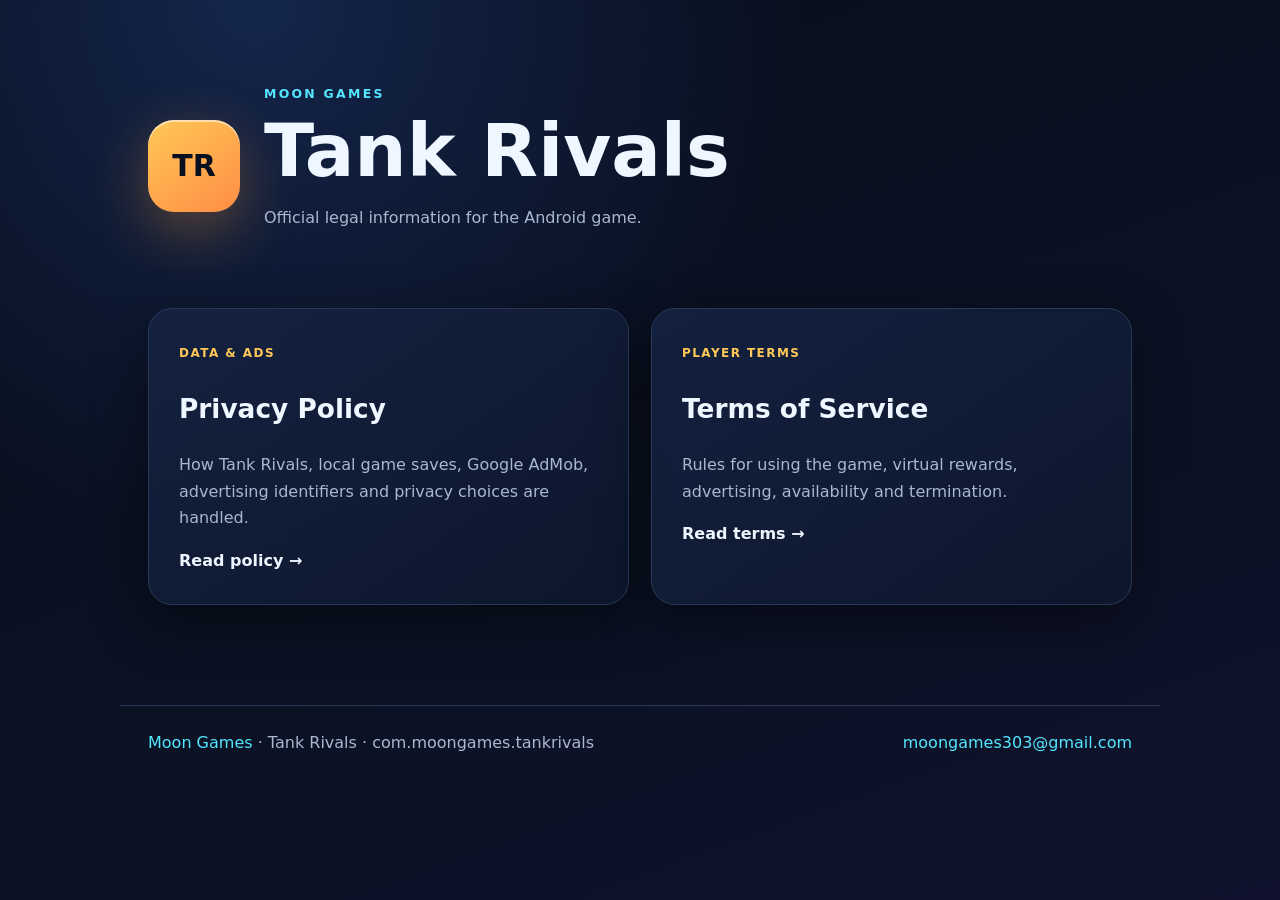
<file: index.html>
<!doctype html>
<html lang="en">
<head>
  <meta charset="utf-8">
  <meta name="viewport" content="width=device-width,initial-scale=1">
  <meta name="description" content="Official legal information for Tank Rivals by Moon Games.">
  <title>Tank Rivals — Legal</title>
  <link rel="stylesheet" href="styles.css">
</head>
<body>
  <header class="hero">
    <div class="mark" aria-hidden="true">TR</div>
    <div>
      <p class="eyebrow">MOON GAMES</p>
      <h1>Tank Rivals</h1>
      <p class="subtitle">Official legal information for the Android game.</p>
    </div>
  </header>
  <main class="grid">
    <a class="card" href="privacy.html">
      <span class="tag">DATA &amp; ADS</span>
      <h2>Privacy Policy</h2>
      <p>How Tank Rivals, local game saves, Google AdMob, advertising identifiers and privacy choices are handled.</p>
      <span class="action">Read policy →</span>
    </a>
    <a class="card" href="terms.html">
      <span class="tag">PLAYER TERMS</span>
      <h2>Terms of Service</h2>
      <p>Rules for using the game, virtual rewards, advertising, availability and termination.</p>
      <span class="action">Read terms →</span>
    </a>
  </main>
  <footer>
    <span><a href="https://jazibakhtar-cyber.github.io/moon-games-studio/">Moon Games</a> · Tank Rivals · com.moongames.tankrivals</span>
    <a href="mailto:moongames303@gmail.com">moongames303@gmail.com</a>
  </footer>
</body>
</html>
</file>
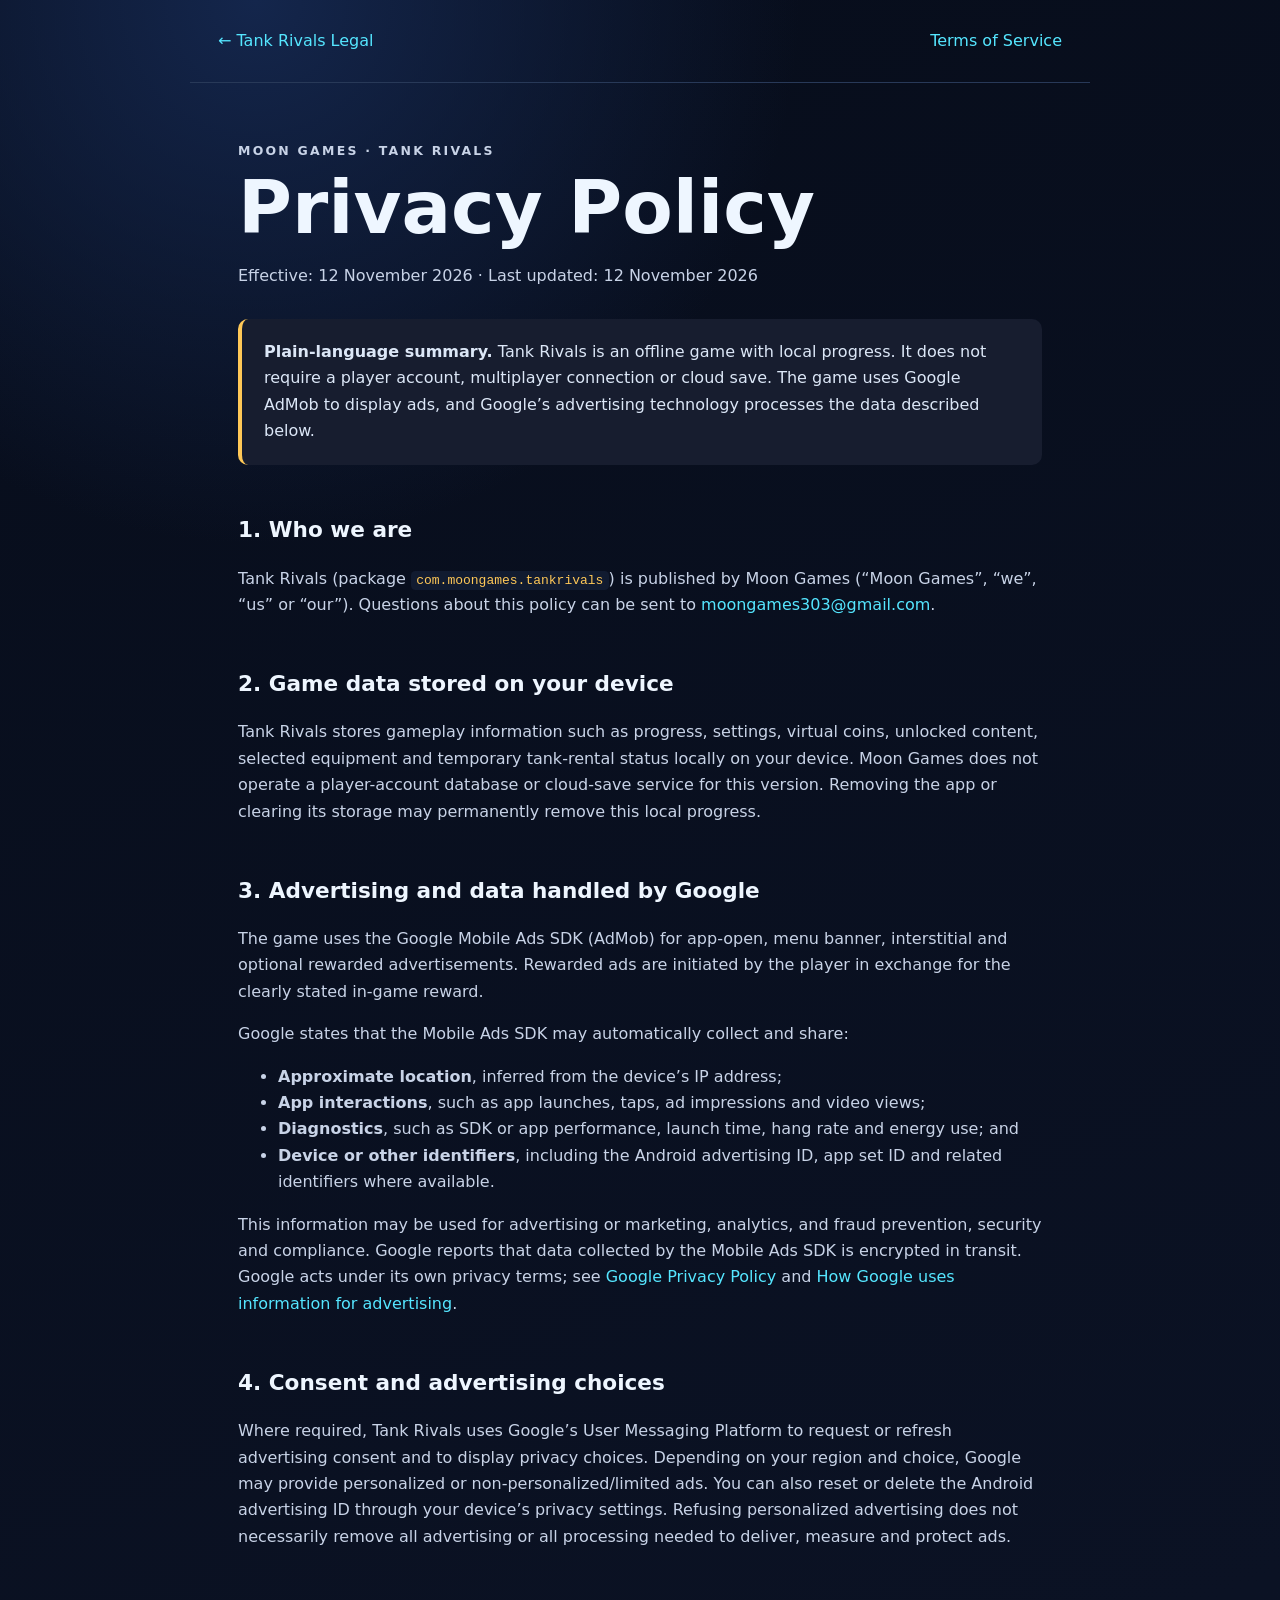
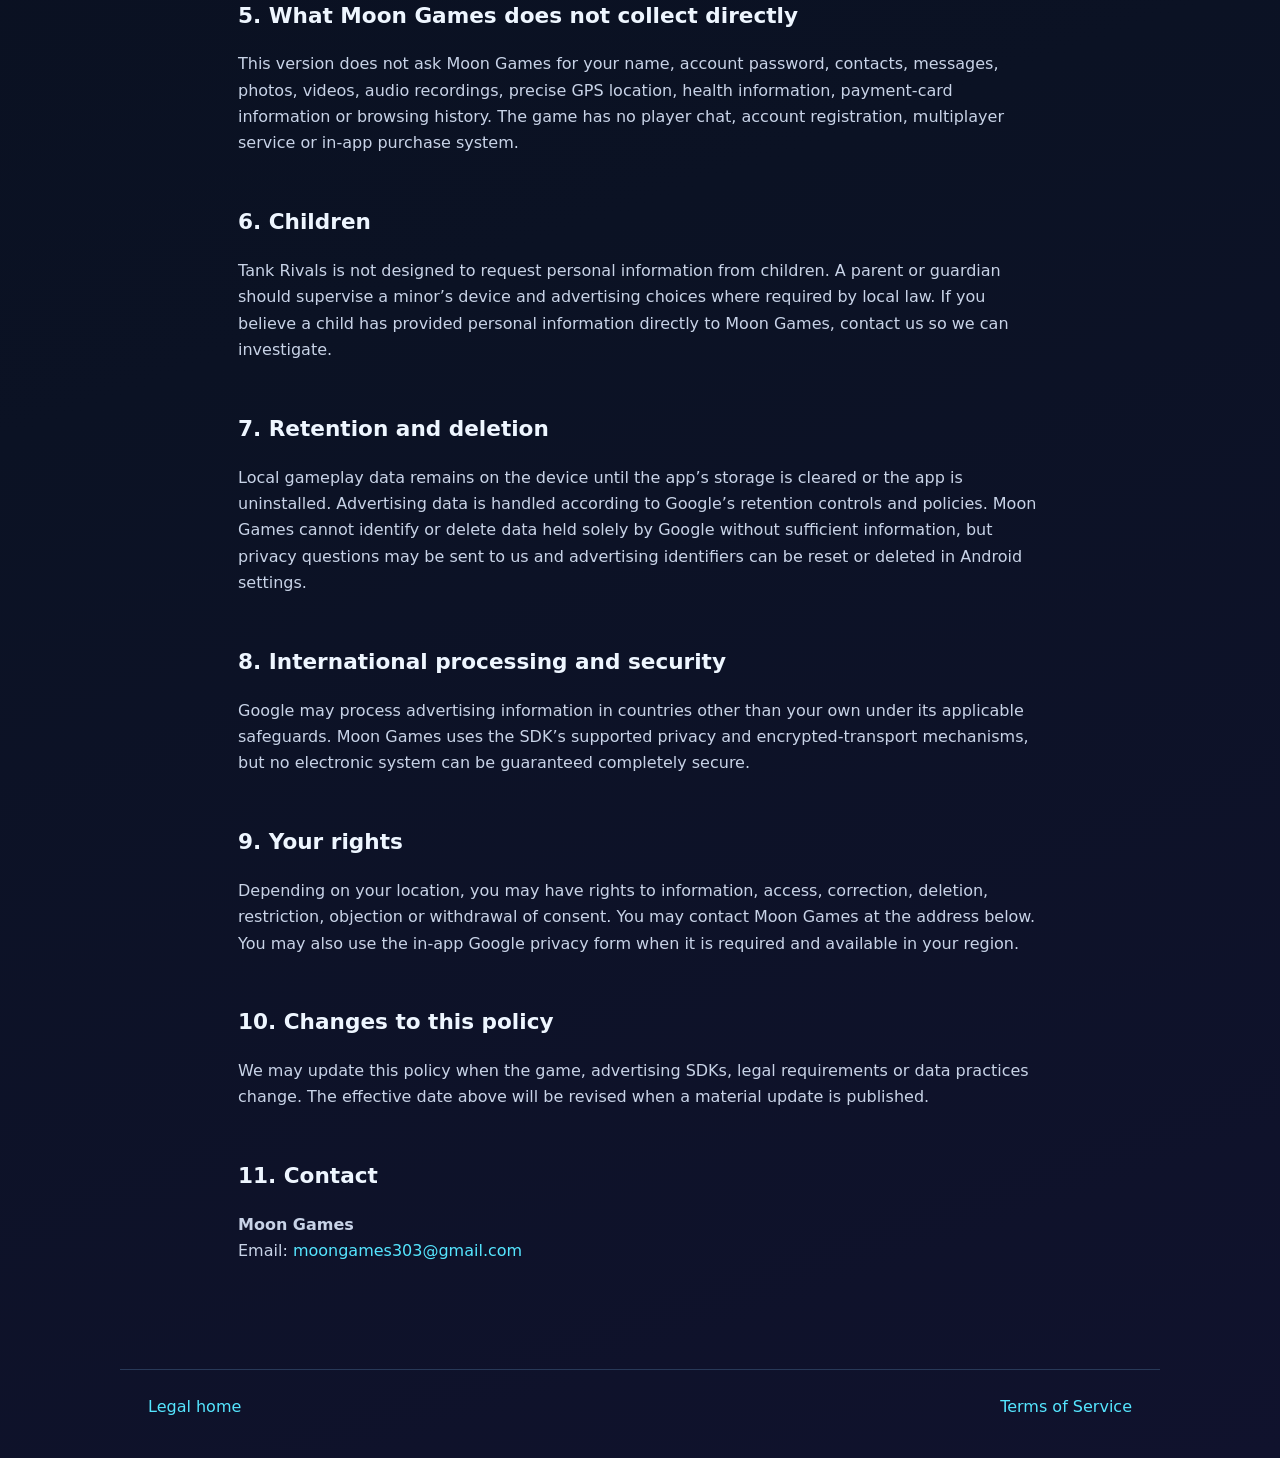
<file: privacy.html>
<!doctype html>
<html lang="en">
<head>
  <meta charset="utf-8">
  <meta name="viewport" content="width=device-width,initial-scale=1">
  <meta name="description" content="Privacy Policy for Tank Rivals by Moon Games.">
  <title>Privacy Policy — Tank Rivals</title>
  <link rel="stylesheet" href="styles.css">
</head>
<body>
  <nav><a href="index.html">← Tank Rivals Legal</a><a href="terms.html">Terms of Service</a></nav>
  <main class="document">
    <p class="eyebrow">MOON GAMES · TANK RIVALS</p>
    <h1>Privacy Policy</h1>
    <p class="updated">Effective: 12 November 2026 · Last updated: 12 November 2026</p>

    <div class="notice"><strong>Plain-language summary.</strong> Tank Rivals is an offline game with local progress. It does not require a player account, multiplayer connection or cloud save. The game uses Google AdMob to display ads, and Google’s advertising technology processes the data described below.</div>

    <h2>1. Who we are</h2>
    <p>Tank Rivals (package <code>com.moongames.tankrivals</code>) is published by Moon Games (“Moon Games”, “we”, “us” or “our”). Questions about this policy can be sent to <a href="mailto:moongames303@gmail.com">moongames303@gmail.com</a>.</p>

    <h2>2. Game data stored on your device</h2>
    <p>Tank Rivals stores gameplay information such as progress, settings, virtual coins, unlocked content, selected equipment and temporary tank-rental status locally on your device. Moon Games does not operate a player-account database or cloud-save service for this version. Removing the app or clearing its storage may permanently remove this local progress.</p>

    <h2>3. Advertising and data handled by Google</h2>
    <p>The game uses the Google Mobile Ads SDK (AdMob) for app-open, menu banner, interstitial and optional rewarded advertisements. Rewarded ads are initiated by the player in exchange for the clearly stated in-game reward.</p>
    <p>Google states that the Mobile Ads SDK may automatically collect and share:</p>
    <ul>
      <li><strong>Approximate location</strong>, inferred from the device’s IP address;</li>
      <li><strong>App interactions</strong>, such as app launches, taps, ad impressions and video views;</li>
      <li><strong>Diagnostics</strong>, such as SDK or app performance, launch time, hang rate and energy use; and</li>
      <li><strong>Device or other identifiers</strong>, including the Android advertising ID, app set ID and related identifiers where available.</li>
    </ul>
    <p>This information may be used for advertising or marketing, analytics, and fraud prevention, security and compliance. Google reports that data collected by the Mobile Ads SDK is encrypted in transit. Google acts under its own privacy terms; see <a href="https://policies.google.com/privacy" rel="noopener">Google Privacy Policy</a> and <a href="https://policies.google.com/technologies/ads" rel="noopener">How Google uses information for advertising</a>.</p>

    <h2>4. Consent and advertising choices</h2>
    <p>Where required, Tank Rivals uses Google’s User Messaging Platform to request or refresh advertising consent and to display privacy choices. Depending on your region and choice, Google may provide personalized or non-personalized/limited ads. You can also reset or delete the Android advertising ID through your device’s privacy settings. Refusing personalized advertising does not necessarily remove all advertising or all processing needed to deliver, measure and protect ads.</p>

    <h2>5. What Moon Games does not collect directly</h2>
    <p>This version does not ask Moon Games for your name, account password, contacts, messages, photos, videos, audio recordings, precise GPS location, health information, payment-card information or browsing history. The game has no player chat, account registration, multiplayer service or in-app purchase system.</p>

    <h2>6. Children</h2>
    <p>Tank Rivals is not designed to request personal information from children. A parent or guardian should supervise a minor’s device and advertising choices where required by local law. If you believe a child has provided personal information directly to Moon Games, contact us so we can investigate.</p>

    <h2>7. Retention and deletion</h2>
    <p>Local gameplay data remains on the device until the app’s storage is cleared or the app is uninstalled. Advertising data is handled according to Google’s retention controls and policies. Moon Games cannot identify or delete data held solely by Google without sufficient information, but privacy questions may be sent to us and advertising identifiers can be reset or deleted in Android settings.</p>

    <h2>8. International processing and security</h2>
    <p>Google may process advertising information in countries other than your own under its applicable safeguards. Moon Games uses the SDK’s supported privacy and encrypted-transport mechanisms, but no electronic system can be guaranteed completely secure.</p>

    <h2>9. Your rights</h2>
    <p>Depending on your location, you may have rights to information, access, correction, deletion, restriction, objection or withdrawal of consent. You may contact Moon Games at the address below. You may also use the in-app Google privacy form when it is required and available in your region.</p>

    <h2>10. Changes to this policy</h2>
    <p>We may update this policy when the game, advertising SDKs, legal requirements or data practices change. The effective date above will be revised when a material update is published.</p>

    <h2>11. Contact</h2>
    <p><strong>Moon Games</strong><br>Email: <a href="mailto:moongames303@gmail.com">moongames303@gmail.com</a></p>
  </main>
  <footer><a href="index.html">Legal home</a><a href="terms.html">Terms of Service</a></footer>
</body>
</html>
</file>
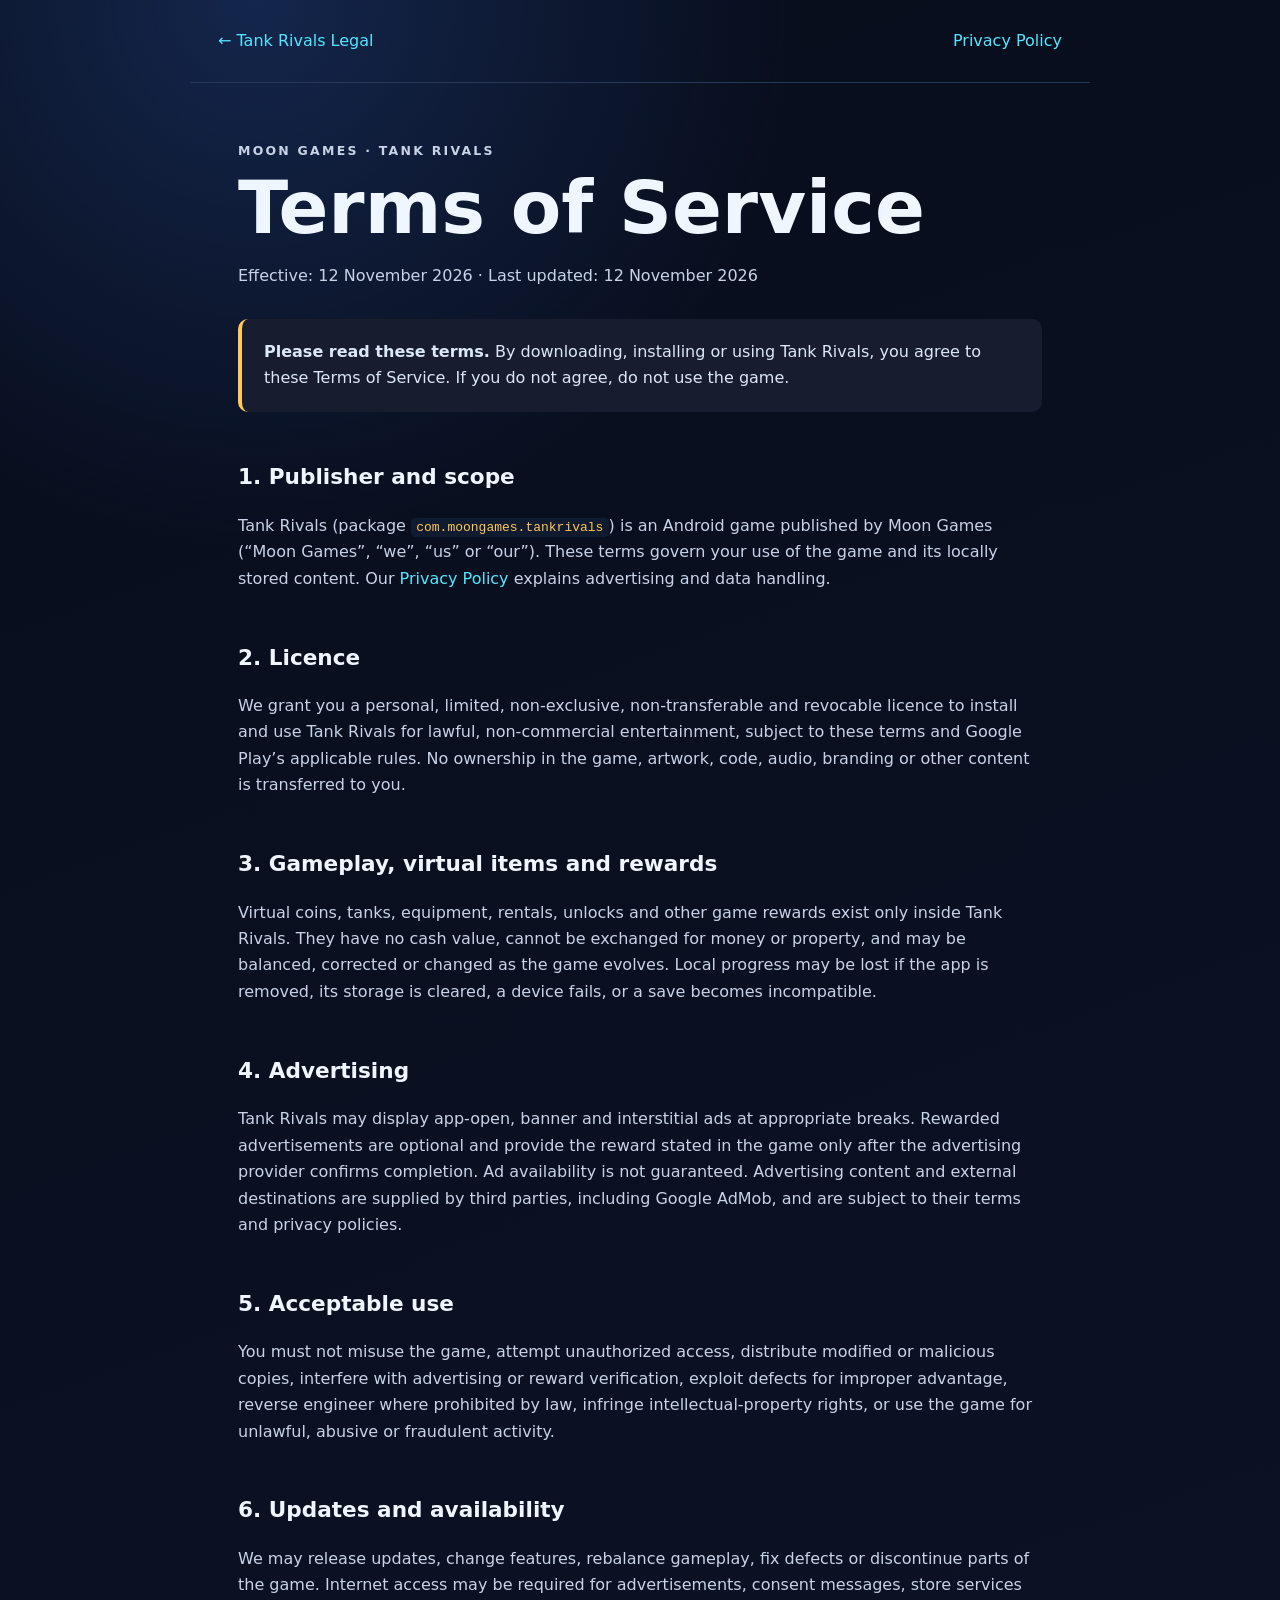
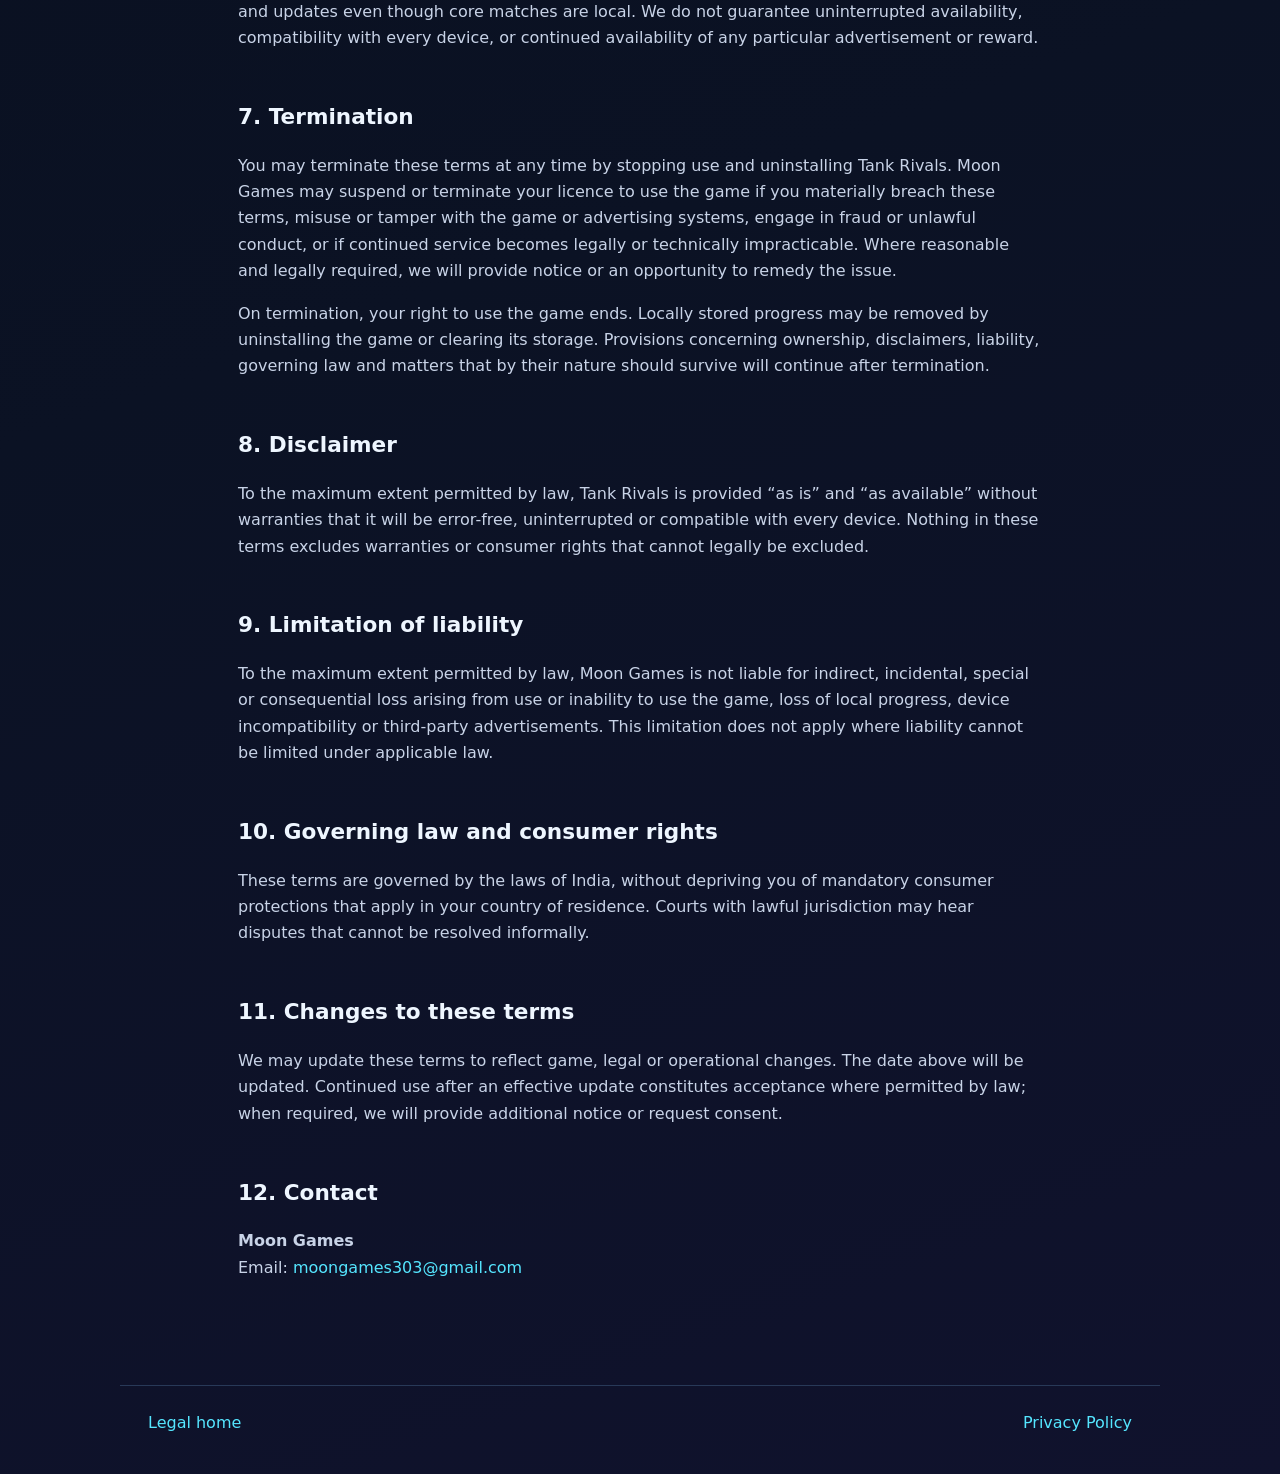
<file: terms.html>
<!doctype html>
<html lang="en">
<head>
  <meta charset="utf-8">
  <meta name="viewport" content="width=device-width,initial-scale=1">
  <meta name="description" content="Terms of Service for Tank Rivals by Moon Games.">
  <title>Terms of Service — Tank Rivals</title>
  <link rel="stylesheet" href="styles.css">
</head>
<body>
  <nav><a href="index.html">← Tank Rivals Legal</a><a href="privacy.html">Privacy Policy</a></nav>
  <main class="document">
    <p class="eyebrow">MOON GAMES · TANK RIVALS</p>
    <h1>Terms of Service</h1>
    <p class="updated">Effective: 12 November 2026 · Last updated: 12 November 2026</p>

    <div class="notice"><strong>Please read these terms.</strong> By downloading, installing or using Tank Rivals, you agree to these Terms of Service. If you do not agree, do not use the game.</div>

    <h2>1. Publisher and scope</h2>
    <p>Tank Rivals (package <code>com.moongames.tankrivals</code>) is an Android game published by Moon Games (“Moon Games”, “we”, “us” or “our”). These terms govern your use of the game and its locally stored content. Our <a href="privacy.html">Privacy Policy</a> explains advertising and data handling.</p>

    <h2>2. Licence</h2>
    <p>We grant you a personal, limited, non-exclusive, non-transferable and revocable licence to install and use Tank Rivals for lawful, non-commercial entertainment, subject to these terms and Google Play’s applicable rules. No ownership in the game, artwork, code, audio, branding or other content is transferred to you.</p>

    <h2>3. Gameplay, virtual items and rewards</h2>
    <p>Virtual coins, tanks, equipment, rentals, unlocks and other game rewards exist only inside Tank Rivals. They have no cash value, cannot be exchanged for money or property, and may be balanced, corrected or changed as the game evolves. Local progress may be lost if the app is removed, its storage is cleared, a device fails, or a save becomes incompatible.</p>

    <h2>4. Advertising</h2>
    <p>Tank Rivals may display app-open, banner and interstitial ads at appropriate breaks. Rewarded advertisements are optional and provide the reward stated in the game only after the advertising provider confirms completion. Ad availability is not guaranteed. Advertising content and external destinations are supplied by third parties, including Google AdMob, and are subject to their terms and privacy policies.</p>

    <h2>5. Acceptable use</h2>
    <p>You must not misuse the game, attempt unauthorized access, distribute modified or malicious copies, interfere with advertising or reward verification, exploit defects for improper advantage, reverse engineer where prohibited by law, infringe intellectual-property rights, or use the game for unlawful, abusive or fraudulent activity.</p>

    <h2>6. Updates and availability</h2>
    <p>We may release updates, change features, rebalance gameplay, fix defects or discontinue parts of the game. Internet access may be required for advertisements, consent messages, store services and updates even though core matches are local. We do not guarantee uninterrupted availability, compatibility with every device, or continued availability of any particular advertisement or reward.</p>

    <h2>7. Termination</h2>
    <p>You may terminate these terms at any time by stopping use and uninstalling Tank Rivals. Moon Games may suspend or terminate your licence to use the game if you materially breach these terms, misuse or tamper with the game or advertising systems, engage in fraud or unlawful conduct, or if continued service becomes legally or technically impracticable. Where reasonable and legally required, we will provide notice or an opportunity to remedy the issue.</p>
    <p>On termination, your right to use the game ends. Locally stored progress may be removed by uninstalling the game or clearing its storage. Provisions concerning ownership, disclaimers, liability, governing law and matters that by their nature should survive will continue after termination.</p>

    <h2>8. Disclaimer</h2>
    <p>To the maximum extent permitted by law, Tank Rivals is provided “as is” and “as available” without warranties that it will be error-free, uninterrupted or compatible with every device. Nothing in these terms excludes warranties or consumer rights that cannot legally be excluded.</p>

    <h2>9. Limitation of liability</h2>
    <p>To the maximum extent permitted by law, Moon Games is not liable for indirect, incidental, special or consequential loss arising from use or inability to use the game, loss of local progress, device incompatibility or third-party advertisements. This limitation does not apply where liability cannot be limited under applicable law.</p>

    <h2>10. Governing law and consumer rights</h2>
    <p>These terms are governed by the laws of India, without depriving you of mandatory consumer protections that apply in your country of residence. Courts with lawful jurisdiction may hear disputes that cannot be resolved informally.</p>

    <h2>11. Changes to these terms</h2>
    <p>We may update these terms to reflect game, legal or operational changes. The date above will be updated. Continued use after an effective update constitutes acceptance where permitted by law; when required, we will provide additional notice or request consent.</p>

    <h2>12. Contact</h2>
    <p><strong>Moon Games</strong><br>Email: <a href="mailto:moongames303@gmail.com">moongames303@gmail.com</a></p>
  </main>
  <footer><a href="index.html">Legal home</a><a href="privacy.html">Privacy Policy</a></footer>
</body>
</html>
</file>
<file: styles.css>
:root{color-scheme:dark;--ink:#eef6ff;--muted:#a9b7d0;--line:#283958;--card:#111d35;--cyan:#55e6ff;--gold:#ffc857;--violet:#9a7cff;--bg:#070d1b}
*{box-sizing:border-box}
html{font-family:Inter,ui-sans-serif,system-ui,-apple-system,"Segoe UI",sans-serif;background:var(--bg);color:var(--ink);line-height:1.65}
body{margin:0;background:radial-gradient(circle at 20% 0,#14264c 0,transparent 34rem),linear-gradient(160deg,#070d1b,#0b1224 58%,#10122d);min-height:100vh}
a{color:var(--cyan);text-decoration:none}a:hover{text-decoration:underline}
.hero{max-width:1040px;margin:auto;padding:84px 28px 42px;display:flex;gap:24px;align-items:center}
.mark{width:92px;height:92px;border-radius:26px;display:grid;place-items:center;font-weight:900;font-size:30px;color:#08101f;background:linear-gradient(145deg,var(--gold),#ff8d45);box-shadow:0 18px 60px #ff9c3555,inset 0 2px #fff8}
.eyebrow{margin:0;color:var(--cyan);font-size:.78rem;font-weight:800;letter-spacing:.18em}.hero h1,.document h1{margin:.1em 0;font-size:clamp(2.4rem,7vw,4.6rem);line-height:1.05}.subtitle,.updated{color:var(--muted)}
.grid{max-width:1040px;margin:auto;padding:18px 28px 100px;display:grid;grid-template-columns:repeat(2,minmax(0,1fr));gap:22px}
.card{display:block;color:var(--ink);padding:30px;border:1px solid var(--line);border-radius:24px;background:linear-gradient(145deg,#152342dd,#0e172ddd);box-shadow:0 18px 55px #0007;transition:.2s transform,.2s border-color}.card:hover{transform:translateY(-3px);border-color:var(--cyan);text-decoration:none}.card h2{font-size:1.65rem}.card p{color:var(--muted)}.tag{color:var(--gold);font-size:.75rem;font-weight:900;letter-spacing:.12em}.action{font-weight:800}
nav{max-width:900px;margin:0 auto;padding:28px;display:flex;justify-content:space-between;border-bottom:1px solid var(--line)}
.document{max-width:860px;margin:auto;padding:58px 28px 88px}.document h2{margin-top:2.2em;font-size:1.35rem}.document p,.document li{color:#c8d3e7}.document code{color:var(--gold);background:#111b30;padding:.15em .4em;border-radius:.35em}.notice{margin:30px 0;padding:20px 22px;border-left:4px solid var(--gold);border-radius:10px;background:#171d2f;color:#dce7f7}
footer{max-width:1040px;margin:auto;padding:24px 28px 38px;border-top:1px solid var(--line);display:flex;justify-content:space-between;gap:18px;color:var(--muted)}
@media(max-width:680px){.grid{grid-template-columns:1fr}.hero{padding-top:56px}.mark{width:70px;height:70px;border-radius:20px}.hero h1{font-size:2.7rem}footer{flex-direction:column}nav{gap:18px;flex-wrap:wrap}}
</file>
